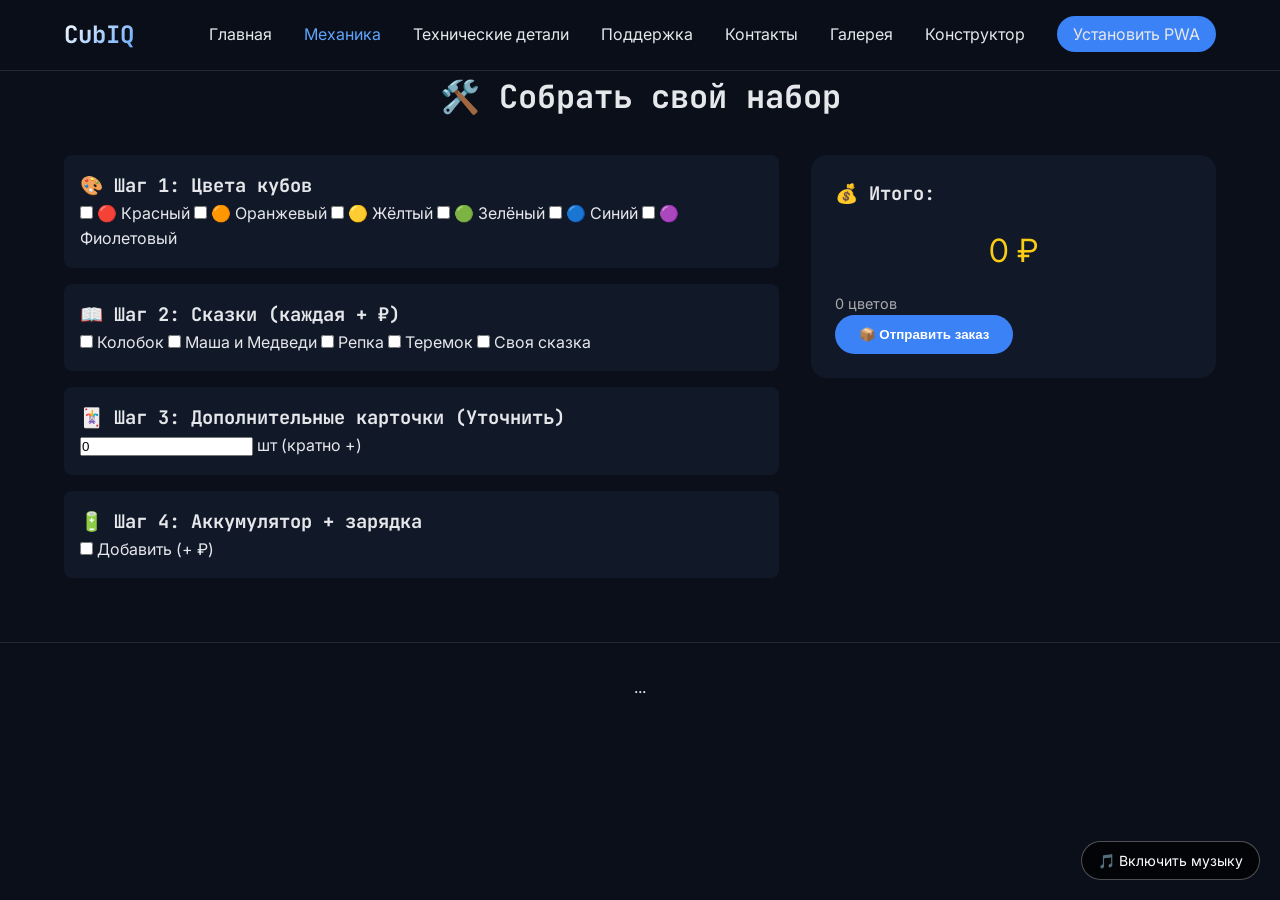
<file: constructor.html>
<!DOCTYPE html>
<html lang="ru">
<head>
    <meta charset="UTF-8">
    <meta name="viewport" content="width=device-width, initial-scale=1.0">
    <title>CubIQ — Собрать свой набор Magic Cubes</title>
    <link rel="manifest" href="manifest.json">
    <link href="https://fonts.googleapis.com/css2?family=Inter:opsz,wght@14..32,400;14..32,600&family=JetBrains+Mono:wght@400;600&display=swap" rel="stylesheet">
    <link rel="stylesheet" href="style.css">
</head>
<body>
    <nav class="navbar">
        <div class="container">
            <div class="logo">CubIQ</div>
            <ul class="nav-links">
                <li><a href="index.html">Главная</a></li>
                <li><a href="mechanics.html" class="active">Механика</a></li>
                <li><a href="tech.html">Технические детали</a></li>
                <li><a href="support.html">Поддержка</a></li>
                <li><a href="contacts.html">Контакты</a></li>
                <li><a href="gallery.html">Галерея</a></li>
                <li><a href="constructor.html">Конструктор</a></li>
                <li><a href="download.html" class="btn-nav">Установить PWA</a></li>
            </ul>
            <div class="burger">☰</div>
        </div>
    </nav>

    <main class="container">
        <h1 class="mono section-title">🛠️ Собрать свой набор</h1>
        
        <div class="constructor-wrapper">
            <div class="constructor-form">
                <form id="constructorForm">
                    <!-- Шаг 1: Цвета -->
                    <div class="form-step">
                        <h3>🎨 Шаг 1: Цвета кубов</h3>
                        <div class="color-options">
                            <label><input type="checkbox" data-price="0" class="color-opt"> 🔴 Красный</label>
                            <label><input type="checkbox" data-price="0" class="color-opt"> 🟠 Оранжевый</label>
                            <label><input type="checkbox" data-price="0" class="color-opt"> 🟡 Жёлтый</label>
                            <label><input type="checkbox" data-price="0" class="color-opt"> 🟢 Зелёный</label>
                            <label><input type="checkbox" data-price="0" class="color-opt"> 🔵 Синий</label>
                            <label><input type="checkbox" data-price="0" class="color-opt"> 🟣 Фиолетовый</label>
                        </div>
                    </div>

                    <!-- Шаг 2: Сказки -->
                    <div class="form-step">
                        <h3>📖 Шаг 2: Сказки (каждая + ₽)</h3>
                        <label><input type="checkbox" data-price="+" class="story-opt"> Колобок</label>
                        <label><input type="checkbox" data-price="+" class="story-opt"> Маша и Медведи</label>
                        <label><input type="checkbox" data-price="+" class="story-opt"> Репка</label>
                        <label><input type="checkbox" data-price="+" class="story-opt"> Теремок</label>
                        <label><input type="checkbox" data-price="+" class="story-opt"> Своя сказка</label>
                    </div>

                    <!-- Шаг 3: Дополнительные карточки -->
                    <div class="form-step">
                        <h3>🃏 Шаг 3: Дополнительные карточки (Уточнить)</h3>
                        <input type="number" id="extraCards" value="0" min="0" step="0" data-price-per="0">
                        <span>шт (кратно +)</span>
                    </div>

                    <!-- Шаг 4: Аккумулятор -->
                    <div class="form-step">
                        <h3>🔋 Шаг 4: Аккумулятор + зарядка</h3>
                        <label><input type="checkbox" id="battery" data-price="0"> Добавить (+ ₽)</label>
                    </div>
                </form>
            </div>

            <div class="constructor-summary">
                <h3>💰 Итого:</h3>
                <div class="total-price" id="totalPrice">Уточните</div>
                <div class="summary-details" id="summaryDetails"></div>
                <button id="submitOrder" class="btn btn-primary">📦 Отправить заказ</button>
            </div>
        </div>
    </main>

    <footer>...</footer>
    <script src="script.js"></script>
</body>
</html>
</file>
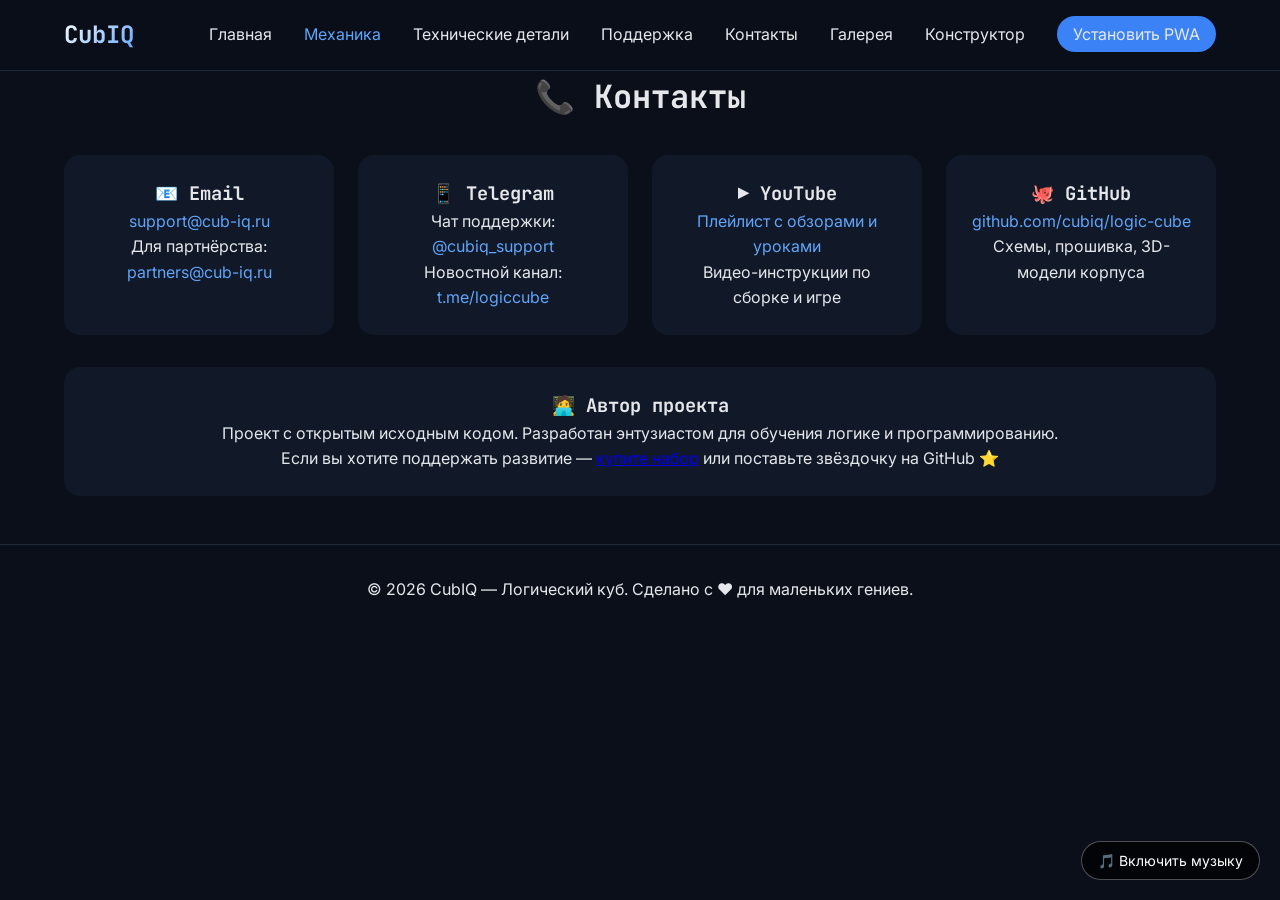
<file: contacts.html>
<!DOCTYPE html>
<html lang="ru">
<head>
    <meta charset="UTF-8">
    <meta name="viewport" content="width=device-width, initial-scale=1.0">
    <title>CubIQ — Контакты</title>
    <link rel="manifest" href="manifest.json">
    <link href="https://fonts.googleapis.com/css2?family=Inter:opsz,wght@14..32,400;14..32,600;14..32,700&family=JetBrains+Mono:wght@400;600&display=swap" rel="stylesheet">
    <link rel="stylesheet" href="style.css">
</head>
<body>
    <nav class="navbar">
        <div class="container">
            <div class="logo">CubIQ</div>
            <ul class="nav-links">
                <li><a href="index.html">Главная</a></li>
                <li><a href="mechanics.html" class="active">Механика</a></li>
                <li><a href="tech.html">Технические детали</a></li>
                <li><a href="support.html">Поддержка</a></li>
                <li><a href="contacts.html">Контакты</a></li>
                <li><a href="gallery.html">Галерея</a></li>
                <li><a href="constructor.html">Конструктор</a></li>
                <li><a href="download.html" class="btn-nav">Установить PWA</a></li>
            </ul>
            <div class="burger">☰</div>
        </div>
    </nav>

    <main class="container">
        <h1 class="mono section-title">📞 Контакты</h1>
        
        <div class="contacts-grid">
            <div class="contact-card">
                <h3>📧 Email</h3>
                <p><a href="mailto:support@cub-iq.ru">support@cub-iq.ru</a></p>
                <p>Для партнёрства: <a href="mailto:partners@cub-iq.ru">partners@cub-iq.ru</a></p>
            </div>
            <div class="contact-card">
                <h3>📱 Telegram</h3>
                <p>Чат поддержки: <a href="https://t.me/cubiq_support">@cubiq_support</a></p>
                <p>Новостной канал: <a href="https://t.me/logiccube">t.me/logiccube</a></p>
            </div>
            <div class="contact-card">
                <h3>▶️ YouTube</h3>
                <p><a href="#">Плейлист с обзорами и уроками</a></p>
                <p>Видео-инструкции по сборке и игре</p>
            </div>
            <div class="contact-card">
                <h3>🐙 GitHub</h3>
                <p><a href="https://github.com/cubiq/logic-cube">github.com/cubiq/logic-cube</a></p>
                <p>Схемы, прошивка, 3D-модели корпуса</p>
            </div>
        </div>

        <div class="author-info">
            <h3 class="mono">🧑‍💻 Автор проекта</h3>
            <p>Проект с открытым исходным кодом. Разработан энтузиастом для обучения логике и программированию.</p>
            <p>Если вы хотите поддержать развитие — <a href="download.html">купите набор</a> или поставьте звёздочку на GitHub ⭐</p>
        </div>
    </main>

    <footer>
        <div class="container">
            <p>© 2026 CubIQ — Логический куб. Сделано с ❤️ для маленьких гениев.</p>
        </div>
    </footer>

    <script src="script.js"></script>
</body>
</html>
</file>
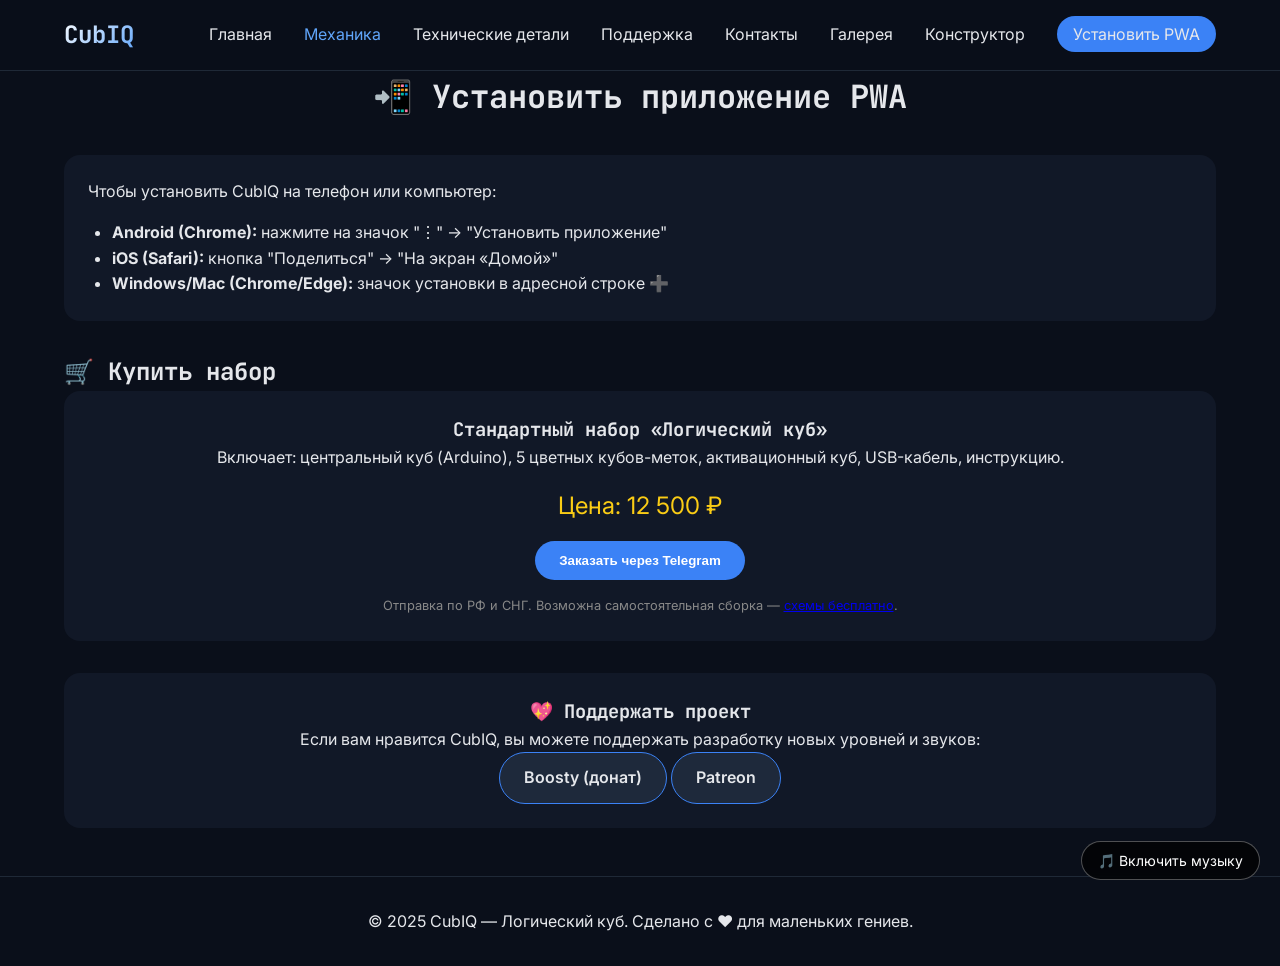
<file: download.html>
<!DOCTYPE html>
<html lang="ru">
<head>
    <meta charset="UTF-8">
    <meta name="viewport" content="width=device-width, initial-scale=1.0">
    <title>CubIQ — Установить PWA и купить набор</title>
    <link rel="manifest" href="manifest.json">
    <link href="https://fonts.googleapis.com/css2?family=Inter:opsz,wght@14..32,400;14..32,600;14..32,700&family=JetBrains+Mono:wght@400;600&display=swap" rel="stylesheet">
    <link rel="stylesheet" href="style.css">
</head>
<body>
    <nav class="navbar">
        <div class="container">
            <div class="logo">CubIQ</div>
            <ul class="nav-links">
                <li><a href="index.html">Главная</a></li>
                <li><a href="mechanics.html" class="active">Механика</a></li>
                <li><a href="tech.html">Технические детали</a></li>
                <li><a href="support.html">Поддержка</a></li>
                <li><a href="contacts.html">Контакты</a></li>
                <li><a href="gallery.html">Галерея</a></li>
                <li><a href="constructor.html">Конструктор</a></li>
                <li><a href="download.html" class="btn-nav">Установить PWA</a></li>
            </ul>
            <div class="burger">☰</div>
        </div>
    </nav>

    <main class="container">
        <h1 class="mono section-title">📲 Установить приложение PWA</h1>
        
        <div class="install-instructions">
            <p>Чтобы установить CubIQ на телефон или компьютер:</p>
            <ul>
                <li><strong>Android (Chrome):</strong> нажмите на значок "⋮" → "Установить приложение"</li>
                <li><strong>iOS (Safari):</strong> кнопка "Поделиться" → "На экран «Домой»"</li>
                <li><strong>Windows/Mac (Chrome/Edge):</strong> значок установки в адресной строке ➕</li>
            </ul>
            <button id="installBtn" class="btn btn-primary" style="display: none;">Установить CubIQ</button>
        </div>

        <div class="buy-section">
            <h2 class="mono">🛒 Купить набор</h2>
            <div class="price-card">
                <h3>Стандартный набор «Логический куб»</h3>
                <p>Включает: центральный куб (Arduino), 5 цветных кубов-меток, активационный куб, USB-кабель, инструкцию.</p>
                <p class="price">Цена: 12 500 ₽</p>
                <button class="btn btn-primary">Заказать через Telegram</button>
                <p class="hint">Отправка по РФ и СНГ. Возможна самостоятельная сборка — <a href="tech.html">схемы бесплатно</a>.</p>
            </div>
        </div>

        <div class="support-project">
            <h3>💖 Поддержать проект</h3>
            <p>Если вам нравится CubIQ, вы можете поддержать разработку новых уровней и звуков:</p>
            <a href="https://boosty.to/cubiq" class="btn btn-secondary">Boosty (донат)</a>
            <a href="https://patreon.com/cubiq" class="btn btn-secondary">Patreon</a>
        </div>
    </main>

    <footer>
        <div class="container">
            <p>© 2025 CubIQ — Логический куб. Сделано с ❤️ для маленьких гениев.</p>
        </div>
    </footer>

    <script>
        let deferredPrompt;
        window.addEventListener('beforeinstallprompt', (e) => {
            e.preventDefault();
            deferredPrompt = e;
            document.getElementById('installBtn').style.display = 'inline-block';
        });
        document.getElementById('installBtn')?.addEventListener('click', () => {
            deferredPrompt.prompt();
            deferredPrompt.userChoice.then(() => deferredPrompt = null);
        });
    </script>
    <script src="script.js"></script>
</body>
</html>
</file>
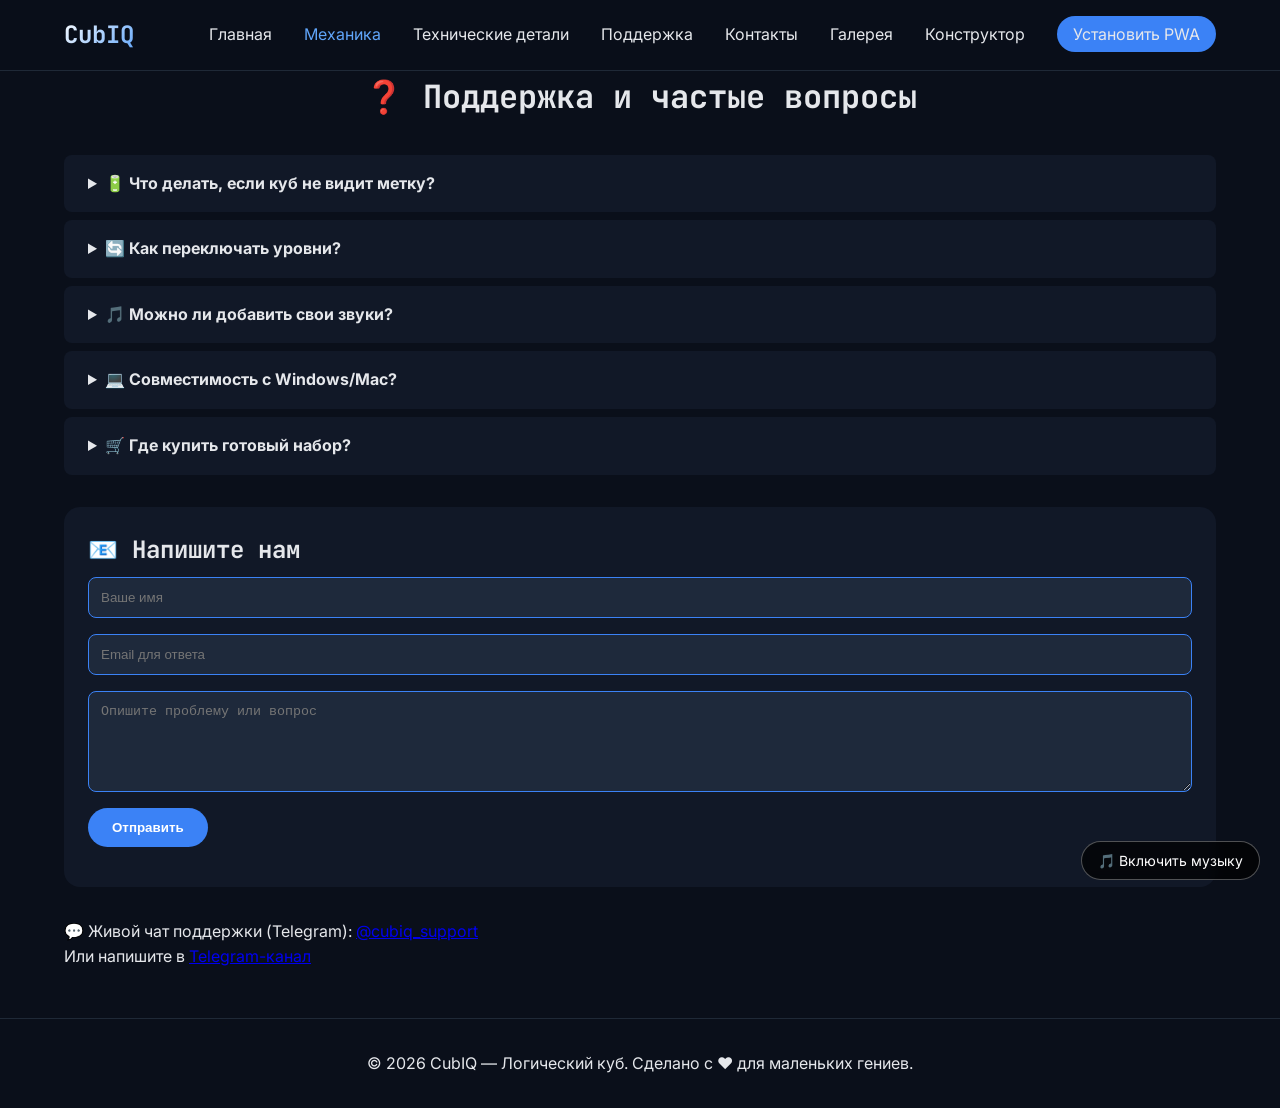
<file: support.html>
<!DOCTYPE html>
<html lang="ru">
<head>
    <meta charset="UTF-8">
    <meta name="viewport" content="width=device-width, initial-scale=1.0">
    <title>CubIQ — Поддержка и FAQ</title>
    <link rel="manifest" href="manifest.json">
    <link href="https://fonts.googleapis.com/css2?family=Inter:opsz,wght@14..32,400;14..32,600;14..32,700&family=JetBrains+Mono:wght@400;600&display=swap" rel="stylesheet">
    <link rel="stylesheet" href="style.css">
</head>
<body>
    <nav class="navbar">
        <div class="container">
            <div class="logo">CubIQ</div>
            <ul class="nav-links">
                <li><a href="index.html">Главная</a></li>
                <li><a href="mechanics.html" class="active">Механика</a></li>
                <li><a href="tech.html">Технические детали</a></li>
                <li><a href="support.html">Поддержка</a></li>
                <li><a href="contacts.html">Контакты</a></li>
                <li><a href="gallery.html">Галерея</a></li>
                <li><a href="constructor.html">Конструктор</a></li>
                <li><a href="download.html" class="btn-nav">Установить PWA</a></li>
            </ul>
            <div class="burger">☰</div>
        </div>
    </nav>

    <main class="container">
        <h1 class="mono section-title">❓ Поддержка и частые вопросы</h1>
        
        <div class="faq-grid">
            <details><summary>🔋 Что делать, если куб не видит метку?</summary><p>Проверьте питание (нужно 5В 2А), перезагрузите Arduino. Убедитесь, что метка находится в радиусе 2 см от грани.</p></details>
            <details><summary>🔄 Как переключать уровни?</summary><p>Приложите активационный куб к любой грани на 2 секунды — куб пискнет и перейдёт на следующий уровень. Всего 12 уровней.</p></details>
            <details><summary>🎵 Можно ли добавить свои звуки?</summary><p>Да! Замените файлы в папке /mp3 на SD-карте DFPlayer. Формат: 001.mp3, 002.mp3 ... Нумерация соответствует уровням и подсказкам.</p></details>
            <details><summary>💻 Совместимость с Windows/Mac?</summary><p>Прошивка заливается через Arduino IDE (Windows, Mac, Linux). PWA работает в любом браузере.</p></details>
            <details><summary>🛒 Где купить готовый набор?</summary><p>На странице <a href="download.html">«Скачать PWA / Купить»</a>. Возможна сборка своими руками по открытым схемам.</p></details>
        </div>

        <!-- Форма обратной связи -->
        <div class="contact-form">
            <h2 class="mono">📧 Напишите нам</h2>
            <form id="supportForm">
                <input type="text" placeholder="Ваше имя" required>
                <input type="email" placeholder="Email для ответа" required>
                <textarea rows="5" placeholder="Опишите проблему или вопрос"></textarea>
                <button type="submit" class="btn btn-primary">Отправить</button>
            </form>
            <div id="formMessage" class="form-message"></div>
        </div>

        <!-- Чат-виджет -->
        <div class="chat-widget">
            <p>💬 Живой чат поддержки (Telegram): <a href="https://t.me/cubiq_support">@cubiq_support</a></p>
            <p>Или напишите в <a href="https://t.me/logiccube">Telegram-канал</a></p>
        </div>
    </main>

    <footer>
        <div class="container">
            <p>© 2026 CubIQ — Логический куб. Сделано с ❤️ для маленьких гениев.</p>
        </div>
    </footer>

    <script>
        document.getElementById('supportForm')?.addEventListener('submit', (e) => {
            e.preventDefault();
            document.getElementById('formMessage').innerHTML = '<div class="success-message">✅ Спасибо! Мы ответим в течение 24 часов.</div>';
            e.target.reset();
            setTimeout(() => document.getElementById('formMessage').innerHTML = '', 3000);
        });
    </script>
    <script src="script.js"></script>
</body>
</html>
</file>
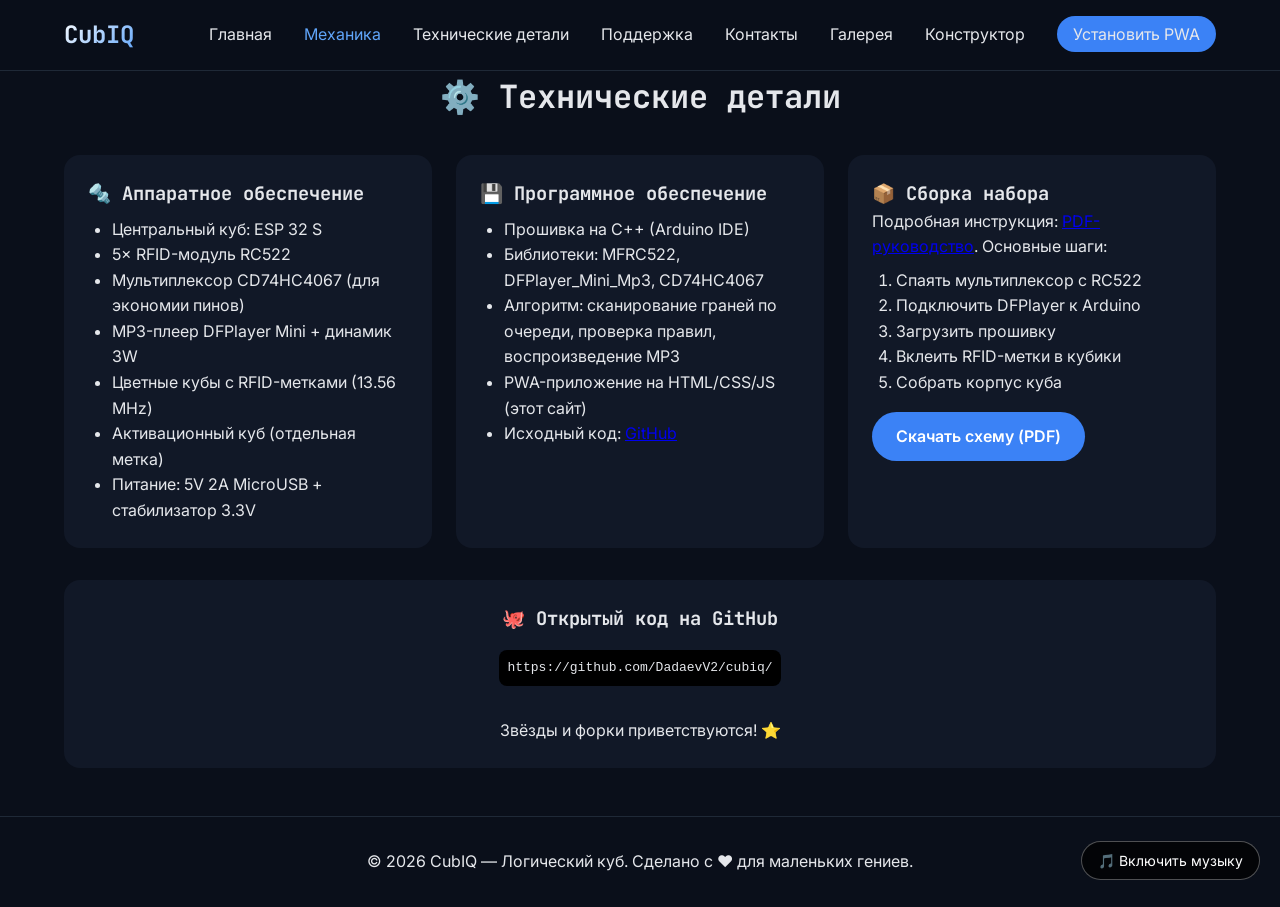
<file: tech.html>
<!DOCTYPE html>
<html lang="ru">
<head>
    <meta charset="UTF-8">
    <meta name="viewport" content="width=device-width, initial-scale=1.0">
    <title>CubIQ — Технические детали</title>
    <link rel="manifest" href="manifest.json">
    <link href="https://fonts.googleapis.com/css2?family=Inter:opsz,wght@14..32,400;14..32,600;14..32,700&family=JetBrains+Mono:wght@400;600&display=swap" rel="stylesheet">
    <link rel="stylesheet" href="style.css">
</head>
<body>
    <nav class="navbar">
        <div class="container">
            <div class="logo">CubIQ</div>
            <ul class="nav-links">
                <li><a href="index.html">Главная</a></li>
                <li><a href="mechanics.html" class="active">Механика</a></li>
                <li><a href="tech.html">Технические детали</a></li>
                <li><a href="support.html">Поддержка</a></li>
                <li><a href="contacts.html">Контакты</a></li>
                <li><a href="gallery.html">Галерея</a></li>
                <li><a href="constructor.html">Конструктор</a></li>
                <li><a href="download.html" class="btn-nav">Установить PWA</a></li>
            </ul>
            <div class="burger">☰</div>
        </div>
    </nav>

    <main class="container">
        <h1 class="mono section-title">⚙️ Технические детали</h1>
        
        <div class="tech-grid">
            <div class="tech-card">
                <h3>🔩 Аппаратное обеспечение</h3>
                <ul>
                    <li>Центральный куб: ESP 32 S</li>
                    <li>5× RFID-модуль RC522</li>
                    <li>Мультиплексор CD74HC4067 (для экономии пинов)</li>
                    <li>MP3-плеер DFPlayer Mini + динамик 3W</li>
                    <li>Цветные кубы с RFID-метками (13.56 MHz)</li>
                    <li>Активационный куб (отдельная метка)</li>
                    <li>Питание: 5V 2A MicroUSB + стабилизатор 3.3V</li>
                </ul>
            </div>
            <div class="tech-card">
                <h3>💾 Программное обеспечение</h3>
                <ul>
                    <li>Прошивка на C++ (Arduino IDE)</li>
                    <li>Библиотеки: MFRC522, DFPlayer_Mini_Mp3, CD74HC4067</li>
                    <li>Алгоритм: сканирование граней по очереди, проверка правил, воспроизведение MP3</li>
                    <li>PWA-приложение на HTML/CSS/JS (этот сайт)</li>
                    <li>Исходный код: <a href="https://github.com/DadaevV2/cubiq/">GitHub</a></li>
                </ul>
            </div>
            <div class="tech-card">
                <h3>📦 Сборка набора</h3>
                <p>Подробная инструкция: <a href="#">PDF-руководство</a>. Основные шаги:</p>
                <ol>
                    <li>Спаять мультиплексор с RC522</li>
                    <li>Подключить DFPlayer к Arduino</li>
                    <li>Загрузить прошивку</li>
                    <li>Вклеить RFID-метки в кубики</li>
                    <li>Собрать корпус куба</li>
                </ol>
                <a href="#" class="btn btn-primary" style="margin-top: 1rem; display: inline-block;">Скачать схему (PDF)</a>
            </div>
        </div>

        <div class="github-repo">
            <h3>🐙 Открытый код на GitHub</h3>
            <code>https://github.com/DadaevV2/cubiq/</code>
            <p style="margin-top: 1rem;">Звёзды и форки приветствуются! ⭐</p>
        </div>
    </main>

    <footer>
        <div class="container">
            <p>© 2026 CubIQ — Логический куб. Сделано с ❤️ для маленьких гениев.</p>
        </div>
    </footer>

    <script src="script.js"></script>
</body>
</html>
</file>
<file: style.css>
/* ========================================
   ПЕРЕМЕННЫЕ (CSS Custom Properties)
   Легко менять цвета, шрифты и отступы глобально
   ======================================== */
:root {
    /* Цветовая схема — тёмная тема */
    --bg-dark: #0a0f1a;      /* основной фон страницы */
    --bg-card: #111827;       /* фон карточек и блоков */
    --accent-red: #e34234;    /* красный куб */
    --accent-blue: #3a6ea5;   /* синий куб */
    --accent-yellow: #e5c100; /* жёлтый куб */
    --accent-green: #4caf50;  /* зелёный куб */
    --text-light: #e5e7eb;    /* цвет основного текста */
    --border-glow: rgba(59, 130, 246, 0.3); /* свечение границ */
}

/* ========================================
   ГЛОБАЛЬНЫЕ СТИЛИ
   ======================================== */
* {
    margin: 0;
    padding: 0;
    box-sizing: border-box; /* чтобы padding не увеличивал ширину блока */
}

body {
    font-family: 'Inter', sans-serif;
    background: var(--bg-dark);
    color: var(--text-light);
    line-height: 1.6;
}

/* Моноширинный шрифт для заголовков (как в программировании) */
.mono, h1, h2, h3, .navbar .logo, .step-number {
    font-family: 'JetBrains Mono', monospace;
}

/* Контейнер — ограничивает ширину контента по центру */
.container {
    max-width: 1200px;
    margin: 0 auto;
    padding: 0 1.5rem;
}

/* ========================================
   НАВБАР (верхнее меню)
   ======================================== */
.navbar {
    background: rgba(10, 15, 26, 0.95); /* полупрозрачный фон */
    backdrop-filter: blur(8px);          /* эффект стекла */
    position: sticky;                    /* прилипает при скролле */
    top: 0;
    z-index: 100;
    border-bottom: 1px solid #1f2937;
}

.navbar .container {
    display: flex;
    justify-content: space-between;
    align-items: center;
    padding: 1rem 1.5rem;
}

/* Логотип с градиентом */
.logo {
    font-size: 1.5rem;
    font-weight: 700;
    background: linear-gradient(135deg, #fff, #60a5fa);
    -webkit-background-clip: text;
    background-clip: text;
    color: transparent;
}

/* Горизонтальное меню для десктопа */
.nav-links {
    display: flex;
    gap: 2rem;
    list-style: none;
}

.nav-links a {
    color: var(--text-light);
    text-decoration: none;
    transition: color 0.2s;
}

.nav-links a:hover,
.nav-links a.active {
    color: #60a5fa;  /* подсветка активной страницы */
}

/* Особый стиль для кнопки "Установить PWA" в меню */
.btn-nav {
    background: #3b82f6;
    padding: 0.5rem 1rem;
    border-radius: 2rem;
}

/* Бургер-меню — появляется на мобильных */
.burger {
    display: none;
    font-size: 1.5rem;
    cursor: pointer;
    background: none;
    border: none;
    color: var(--text-light);
}

/* ========================================
   HERO-СЕКЦИЯ (главный экран)
   ======================================== */
.hero {
    padding: 4rem 0;
}

.hero .container {
    display: flex;
    align-items: center;
    gap: 2rem;
    flex-wrap: wrap;
}

.hero-content {
    flex: 1;
}

.hero-image {
    flex: 1;
    text-align: center;
}

/* Анимированная 3D-модель куба */
.floating-cube {
    max-width: 300px;
    animation: float 3s ease-in-out infinite;
}

/* Ключевые кадры для анимации парения */
@keyframes float {
    0% { transform: translateY(0px); }
    50% { transform: translateY(-15px); }
    100% { transform: translateY(0px); }
}

h1 {
    font-size: 3rem;
    margin-bottom: 1rem;
}

.accent {
    color: #facc15; /* жёлтый акцент */
}

/* Кнопки */
.btn {
    display: inline-block;
    padding: 0.75rem 1.5rem;
    border-radius: 2rem;
    text-decoration: none;
    font-weight: 600;
    cursor: pointer;
    border: none;
    transition: transform 0.2s;
}

.btn-primary {
    background: #3b82f6;
    color: white;
}

.btn-secondary {
    background: #1e293b;
    color: var(--text-light);
    border: 1px solid #3b82f6;
}

.btn:hover {
    transform: scale(1.02);
}

/* Группа кнопок в hero-секции */
.hero-buttons {
    display: flex;
    gap: 1rem;
    margin-top: 2rem;
}

/* ========================================
   СЕКЦИЯ ВОЗМОЖНОСТЕЙ (features)
   ======================================== */
.section-title {
    font-size: 2rem;
    margin-bottom: 2rem;
    text-align: center;
}

.features-grid {
    display: grid;
    grid-template-columns: repeat(auto-fit, minmax(200px, 1fr));
    gap: 1.5rem;
    margin: 2rem 0;
}

.feature-card {
    background: var(--bg-card);
    padding: 1.5rem;
    border-radius: 1rem;
    text-align: center;
    transition: all 0.3s;
}

.feature-card:hover {
    transform: translateY(-5px);
    box-shadow: 0 10px 20px rgba(0,0,0,0.3);
}

.feature-icon {
    font-size: 2.5rem;
    margin-bottom: 1rem;
}

/* ========================================
   КАК ЭТО РАБОТАЕТ (3 шага)
   ======================================== */
.steps {
    display: flex;
    justify-content: space-between;
    gap: 1rem;
    flex-wrap: wrap;
    margin: 2rem 0;
}

.step {
    flex: 1;
    background: var(--bg-card);
    padding: 1.5rem;
    border-radius: 1rem;
    text-align: center;
}

.step-number {
    font-size: 2rem;
    font-weight: bold;
    color: #3b82f6;
}

/* ========================================
   МОДАЛЬНОЕ ОКНО (демо-механика)
   ======================================== */
.modal {
    display: none;
    position: fixed;
    top: 0;
    left: 0;
    width: 100%;
    height: 100%;
    background: rgba(0,0,0,0.8);
    z-index: 1000;
    justify-content: center;
    align-items: center;
}

.modal-content {
    background: var(--bg-dark);
    padding: 2rem;
    border-radius: 1rem;
    max-width: 800px;
    width: 90%;
    max-height: 90%;
    overflow-y: auto;
    border: 1px solid #3b82f6;
}

.close {
    float: right;
    font-size: 1.5rem;
    cursor: pointer;
}

/* ========================================
   DRAG & DROP КАРТОЧКИ (цветные кубы)
   ======================================== */
.cards-container {
    display: flex;
    gap: 1rem;
    flex-wrap: wrap;
    margin: 1rem 0;
    justify-content: center;
}

.card {
    width: 80px;
    height: 80px;
    border-radius: 12px;
    display: flex;
    align-items: center;
    justify-content: center;
    cursor: grab;
    font-weight: bold;
    color: white;
    text-shadow: 0 0 2px black;
    transition: transform 0.1s;
}

.card:active {
    cursor: grabbing;
}

/* Блок с обратной связью от демо */
.demo-feedback {
    margin: 1rem 0;
    padding: 1rem;
    background: #1e293b;
    border-radius: 0.5rem;
    text-align: center;
    font-size: 1.2rem;
}

/* ========================================
   ВЫПАДАЮЩИЙ СПИСОК УРОВНЕЙ
   ======================================== */
.level-select {
    background: var(--bg-card);
    color: var(--text-light);
    padding: 0.5rem;
    border-radius: 0.5rem;
    border: 1px solid #3b82f6;
    margin: 1rem 0;
    width: 100%;
    max-width: 300px;
}

/* ========================================
   СПИСОК УРОВНЕЙ (раскрывающиеся блоки)
   ======================================== */
.level-cards details {
    background: var(--bg-card);
    margin: 0.5rem 0;
    padding: 0.5rem 1rem;
    border-radius: 0.5rem;
}

.level-cards summary {
    cursor: pointer;
    font-weight: bold;
    padding: 0.5rem;
}

/* ========================================
   ТЕХНИЧЕСКИЕ ДЕТАЛИ (сетка карточек)
   ======================================== */
.tech-grid {
    display: grid;
    grid-template-columns: repeat(auto-fit, minmax(280px, 1fr));
    gap: 1.5rem;
    margin: 2rem 0;
}

.tech-card {
    background: var(--bg-card);
    padding: 1.5rem;
    border-radius: 1rem;
}

.tech-card ul, .tech-card ol {
    margin-left: 1.5rem;
    margin-top: 0.5rem;
}

.github-repo {
    background: var(--bg-card);
    padding: 1.5rem;
    border-radius: 1rem;
    text-align: center;
    margin: 2rem 0;
}

.github-repo code {
    background: #000;
    padding: 0.5rem;
    border-radius: 0.5rem;
    display: inline-block;
    margin: 1rem 0;
}

/* ========================================
   FAQ (ЧАСТЫЕ ВОПРОСЫ)
   ======================================== */
.faq-grid details {
    background: var(--bg-card);
    margin: 0.5rem 0;
    padding: 0.5rem 1rem;
    border-radius: 0.5rem;
}

.faq-grid summary {
    cursor: pointer;
    font-weight: bold;
    padding: 0.5rem;
}

/* ========================================
   ФОРМА ОБРАТНОЙ СВЯЗИ
   ======================================== */
.contact-form {
    background: var(--bg-card);
    padding: 1.5rem;
    border-radius: 1rem;
    margin: 2rem 0;
}

.contact-form input,
.contact-form textarea {
    width: 100%;
    padding: 0.75rem;
    margin: 0.5rem 0;
    background: #1e293b;
    border: 1px solid #3b82f6;
    border-radius: 0.5rem;
    color: var(--text-light);
}

.form-message {
    margin-top: 1rem;
    text-align: center;
}

.success-message {
    color: #4caf50;
}

/* ========================================
   КОНТАКТЫ (сетка карточек)
   ======================================== */
.contacts-grid {
    display: grid;
    grid-template-columns: repeat(auto-fit, minmax(240px, 1fr));
    gap: 1.5rem;
    margin: 2rem 0;
}

.contact-card {
    background: var(--bg-card);
    padding: 1.5rem;
    border-radius: 1rem;
    text-align: center;
}

.contact-card a {
    color: #60a5fa;
    text-decoration: none;
}

.author-info {
    background: var(--bg-card);
    padding: 1.5rem;
    border-radius: 1rem;
    text-align: center;
    margin: 2rem 0;
}

/* ========================================
   PWA УСТАНОВКА / ПОКУПКА
   ======================================== */
.install-instructions {
    background: var(--bg-card);
    padding: 1.5rem;
    border-radius: 1rem;
    margin: 2rem 0;
}

.install-instructions ul {
    margin-left: 1.5rem;
    margin-top: 1rem;
}

.price-card {
    background: var(--bg-card);
    padding: 1.5rem;
    border-radius: 1rem;
    text-align: center;
}

.price {
    font-size: 1.5rem;
    color: #facc15;
    margin: 1rem 0;
}

.hint {
    font-size: 0.8rem;
    color: #888;
    margin-top: 1rem;
}

.support-project {
    background: var(--bg-card);
    padding: 1.5rem;
    border-radius: 1rem;
    text-align: center;
    margin: 2rem 0;
}

/* ========================================
   ФУТЕР
   ======================================== */
footer {
    text-align: center;
    padding: 2rem;
    border-top: 1px solid #1f2937;
    margin-top: 3rem;
}

/* ========================================
   МОБИЛЬНАЯ ВЕРСИЯ (до 768px)
   Здесь настройки для телефонов и планшетов
   ======================================== */
@media (max-width: 768px) {
    /* ---------- НАВБАР ---------- */
    .nav-links {
        display: none;
        flex-direction: column;
        background: var(--bg-dark);
        position: absolute;
        top: 60px;
        left: 0;
        right: 0;
        padding: 1rem;
        gap: 0.75rem;          /* расстояние между кнопками */
        border-bottom: 1px solid #1f2937;
        z-index: 99;
    }

    .nav-links.active {
        display: flex;
    }

    .nav-links li {
        width: 100%;
        text-align: center;
    }

    .nav-links a {
        display: block;
        padding: 0.75rem 0;
    }

    /* Показываем бургер-меню */
    .burger {
        display: block;
    }

    /* ---------- HERO СЕКЦИЯ ---------- */
    .hero .container {
        flex-direction: column;  /* картинка и текст в колонку */
        text-align: center;
    }

    .hero-buttons {
        flex-direction: column;  /* кнопки друг под другом */
        gap: 1rem;
        align-items: center;
    }

    .hero-buttons .btn {
        width: 80%;
        max-width: 250px;
    }

    /* ---------- ЗАГОЛОВКИ ---------- */
    h1 {
        font-size: 2rem;
    }

    .section-title {
        font-size: 1.5rem;
    }

    /* ---------- КАРТОЧКИ ДЛЯ DRAG & DROP ---------- */
    .cards-container {
        gap: 1rem;
        justify-content: center;
    }

    .card {
        width: 70px;
        height: 70px;
    }

    /* ---------- 3 ШАГА ---------- */
    .steps {
        flex-direction: column;  /* шаги друг под другом */
    }

    /* ---------- ФОРМА ---------- */
    .contact-form input,
    .contact-form textarea {
        font-size: 16px;  /* чтобы не зумалось на iPhone */
    }
}

/* ========================================
   ПЛАНШЕТЫ (768px - 1024px)
   ======================================== */
@media (min-width: 768px) and (max-width: 1024px) {
    .hero .container {
        flex-direction: column;
        text-align: center;
    }

    .hero-buttons {
        justify-content: center;
    }

    .steps {
        gap: 1.5rem;
    }
}

/* ========================================
   ДЕСКТОП (1024px и выше)
   ======================================== */
@media (min-width: 1024px) {
    .hero .container {
        flex-direction: row;  /* на десктопе текст слева, картинка справа */
    }

    .hero-content {
        text-align: left;
    }

    .hero-buttons {
        justify-content: flex-start;
    }
}
/* ======================================== */
/* СТАРТОВЫЙ НАБОР И УСЛУГИ */
/* ======================================== */
.starter-kit {
    padding: 2rem 0;
}
.starter-grid {
    display: flex;
    gap: 2rem;
    flex-wrap: wrap;
    justify-content: center;
}
.starter-card {
    background: linear-gradient(135deg, #111827, #1e293b);
    padding: 2rem;
    border-radius: 1.5rem;
    min-width: 280px;
    text-align: center;
}
.starter-price {
    font-size: 2rem;
    color: #facc15;
    margin: 1rem 0;
}
.services-grid {
    display: grid;
    grid-template-columns: repeat(auto-fit, minmax(220px, 1fr));
    gap: 1.5rem;
    margin: 2rem 0;
}
.service-card {
    background: var(--bg-card);
    padding: 1.5rem;
    border-radius: 1rem;
    text-align: center;
    transition: transform 0.3s;
}
.service-card:hover {
    transform: translateY(-5px);
}
.service-price {
    font-size: 1.3rem;
    color: #facc15;
    margin: 0.5rem 0;
}
.btn-small {
    padding: 0.4rem 1rem;
    font-size: 0.9rem;
    background: #3b82f6;
    border: none;
    border-radius: 2rem;
    color: white;
    cursor: pointer;
}
.btn-large {
    padding: 1rem 2rem;
    font-size: 1.2rem;
}
.constructor-link {
    text-align: center;
    margin: 2rem 0;
}

/* ГАЛЕРЕЯ */
.gallery-filters {
    display: flex;
    gap: 1rem;
    justify-content: center;
    flex-wrap: wrap;
    margin-bottom: 2rem;
}
.filter-btn {
    background: #1e293b;
    border: none;
    padding: 0.5rem 1rem;
    border-radius: 2rem;
    color: white;
    cursor: pointer;
}
.filter-btn.active {
    background: #3b82f6;
}
.gallery-grid {
    display: grid;
    grid-template-columns: repeat(auto-fit, minmax(250px, 1fr));
    gap: 1.5rem;
}
.gallery-item {
    position: relative;
    border-radius: 1rem;
    overflow: hidden;
    cursor: pointer;
    transition: transform 0.3s, box-shadow 0.3s;
}
.gallery-item:hover {
    transform: scale(1.03);
    box-shadow: 0 10px 25px rgba(0,0,0,0.3);
}
.gallery-img {
    width: 100%;
    height: 200px;
    object-fit: cover;
}
.gallery-overlay {
    position: absolute;
    bottom: 0;
    left: 0;
    right: 0;
    background: rgba(0,0,0,0.8);
    padding: 0.5rem;
    text-align: center;
    transform: translateY(100%);
    transition: transform 0.3s;
}
.gallery-item:hover .gallery-overlay {
    transform: translateY(0);
}

/* КОНСТРУКТОР */
.constructor-wrapper {
    display: flex;
    gap: 2rem;
    flex-wrap: wrap;
}
.constructor-form {
    flex: 2;
}
.constructor-summary {
    flex: 1;
    background: var(--bg-card);
    padding: 1.5rem;
    border-radius: 1rem;
    height: fit-content;
    position: sticky;
    top: 80px;
}
.form-step {
    background: var(--bg-card);
    padding: 1rem;
    margin-bottom: 1rem;
    border-radius: 0.5rem;
}
.total-price {
    font-size: 2rem;
    color: #facc15;
    text-align: center;
    margin: 1rem 0;
}
.summary-details {
    font-size: 0.9rem;
    color: #aaa;
}

/* РЕЖИМЫ ИГРЫ */
.modes-grid {
    display: grid;
    grid-template-columns: repeat(auto-fit, minmax(280px, 1fr));
    gap: 1.5rem;
    margin: 2rem 0;
}
.mode-card {
    background: var(--bg-card);
    padding: 1.5rem;
    border-radius: 1rem;
}
.mode-icon {
    font-size: 2.5rem;
    text-align: center;
}
.switch-cards {
    display: flex;
    flex-wrap: wrap;
    gap: 1rem;
    margin: 1rem 0;
}
.switch-card {
    background: #1e293b;
    padding: 0.5rem 1rem;
    border-radius: 2rem;
    font-size: 0.9rem;
}
.custom-levels {
    background: linear-gradient(135deg, #111827, #1e293b);
    padding: 2rem;
    border-radius: 1rem;
    text-align: center;
    margin: 2rem 0;
}

/* ======================================== */
/* МАГИЧЕСКИЙ КУБ — ЛОГОТИП (РАБОТАЕТ ВО ВСЕХ БРАУЗЕРАХ) */
/* ======================================== */

.magic-cube-container {
    width: 300px;
    height: 300px;
    margin: 0 auto;
    position: relative;
}

.simple-magic-cube {
    position: relative;
    width: 100%;
    height: 100%;
    animation: floatAndRotate 8s infinite ease-in-out;
}

.simple-cube {
    position: absolute;
    width: 46%;
    height: 46%;
    background: white;
    border: 2px solid #1a1a2e;
    border-radius: 12px;
    box-shadow: 0 0 8px rgba(0,0,0,0.2);
    transition: all 0.3s cubic-bezier(0.68, -0.55, 0.265, 1.55);
    cursor: pointer;
}

/* Передние 4 кубика */
.simple-cube.pos0 { top: 2%; left: 2%; }
.simple-cube.pos1 { top: 2%; left: 52%; }
.simple-cube.pos2 { top: 52%; left: 2%; }
.simple-cube.pos3 { top: 52%; left: 52%; }

/* Задние 4 кубика — полупрозрачные и смещённые */
.simple-cube.pos4 { top: 2%; left: 2%; transform: translateZ(-20px); opacity: 0.6; }
.simple-cube.pos5 { top: 2%; left: 52%; transform: translateZ(-20px); opacity: 0.6; }
.simple-cube.pos6 { top: 52%; left: 2%; transform: translateZ(-20px); opacity: 0.6; }
.simple-cube.pos7 { top: 52%; left: 52%; transform: translateZ(-20px); opacity: 0.6; }

/* Анимация при наведении */
.simple-cube:hover {
    transform: scale(1.15) !important;
    z-index: 10;
    filter: brightness(1.1);
}

/* Анимация при нажатии */
.simple-cube:active {
    transform: scale(0.95) !important;
}

/* Подсветка цветами радуги */
.simple-cube.glow[data-color="red"] { background: #e34234; box-shadow: 0 0 25px #e34234; }
.simple-cube.glow[data-color="orange"] { background: #ff6b00; box-shadow: 0 0 25px #ff6b00; }
.simple-cube.glow[data-color="yellow"] { background: #e5c100; box-shadow: 0 0 25px #e5c100; }
.simple-cube.glow[data-color="green"] { background: #4caf50; box-shadow: 0 0 25px #4caf50; }
.simple-cube.glow[data-color="blue"] { background: #3a6ea5; box-shadow: 0 0 25px #3a6ea5; }
.simple-cube.glow[data-color="indigo"] { background: #4b0082; box-shadow: 0 0 25px #4b0082; }
.simple-cube.glow[data-color="violet"] { background: #9400d3; box-shadow: 0 0 25px #9400d3; }

/* Анимация вращения + покачивания */
@keyframes floatAndRotate {
    0% { transform: rotate(0deg) translateY(0px); }
    25% { transform: rotate(90deg) translateY(-8px); }
    50% { transform: rotate(180deg) translateY(0px); }
    75% { transform: rotate(270deg) translateY(8px); }
    100% { transform: rotate(360deg) translateY(0px); }
}

/* Адаптация для мобильных */
@media (max-width: 768px) {
    .magic-cube-container {
        width: 220px;
        height: 220px;
    }
}

/* ======================================== */
/* КНОПКА УПРАВЛЕНИЯ МУЗЫКОЙ */
/* ======================================== */

.music-toggle {
    position: fixed;
    bottom: 20px;
    right: 20px;
    background: rgba(0, 0, 0, 0.7);
    backdrop-filter: blur(5px);
    color: white;
    border: 1px solid rgba(255,255,255,0.3);
    border-radius: 40px;
    padding: 10px 16px;
    font-size: 14px;
    cursor: pointer;
    z-index: 1000;
    transition: all 0.3s ease;
    font-family: 'Inter', sans-serif;
}

.music-toggle:hover {
    background: rgba(0, 0, 0, 0.9);
    transform: scale(1.05);
}

.music-toggle.playing {
    background: rgba(59, 130, 246, 0.8);
    border-color: #3b82f6;
}

@media (max-width: 768px) {
    .music-toggle {
        bottom: 15px;
        right: 15px;
        padding: 8px 12px;
        font-size: 12px;
    }
}
</file>
